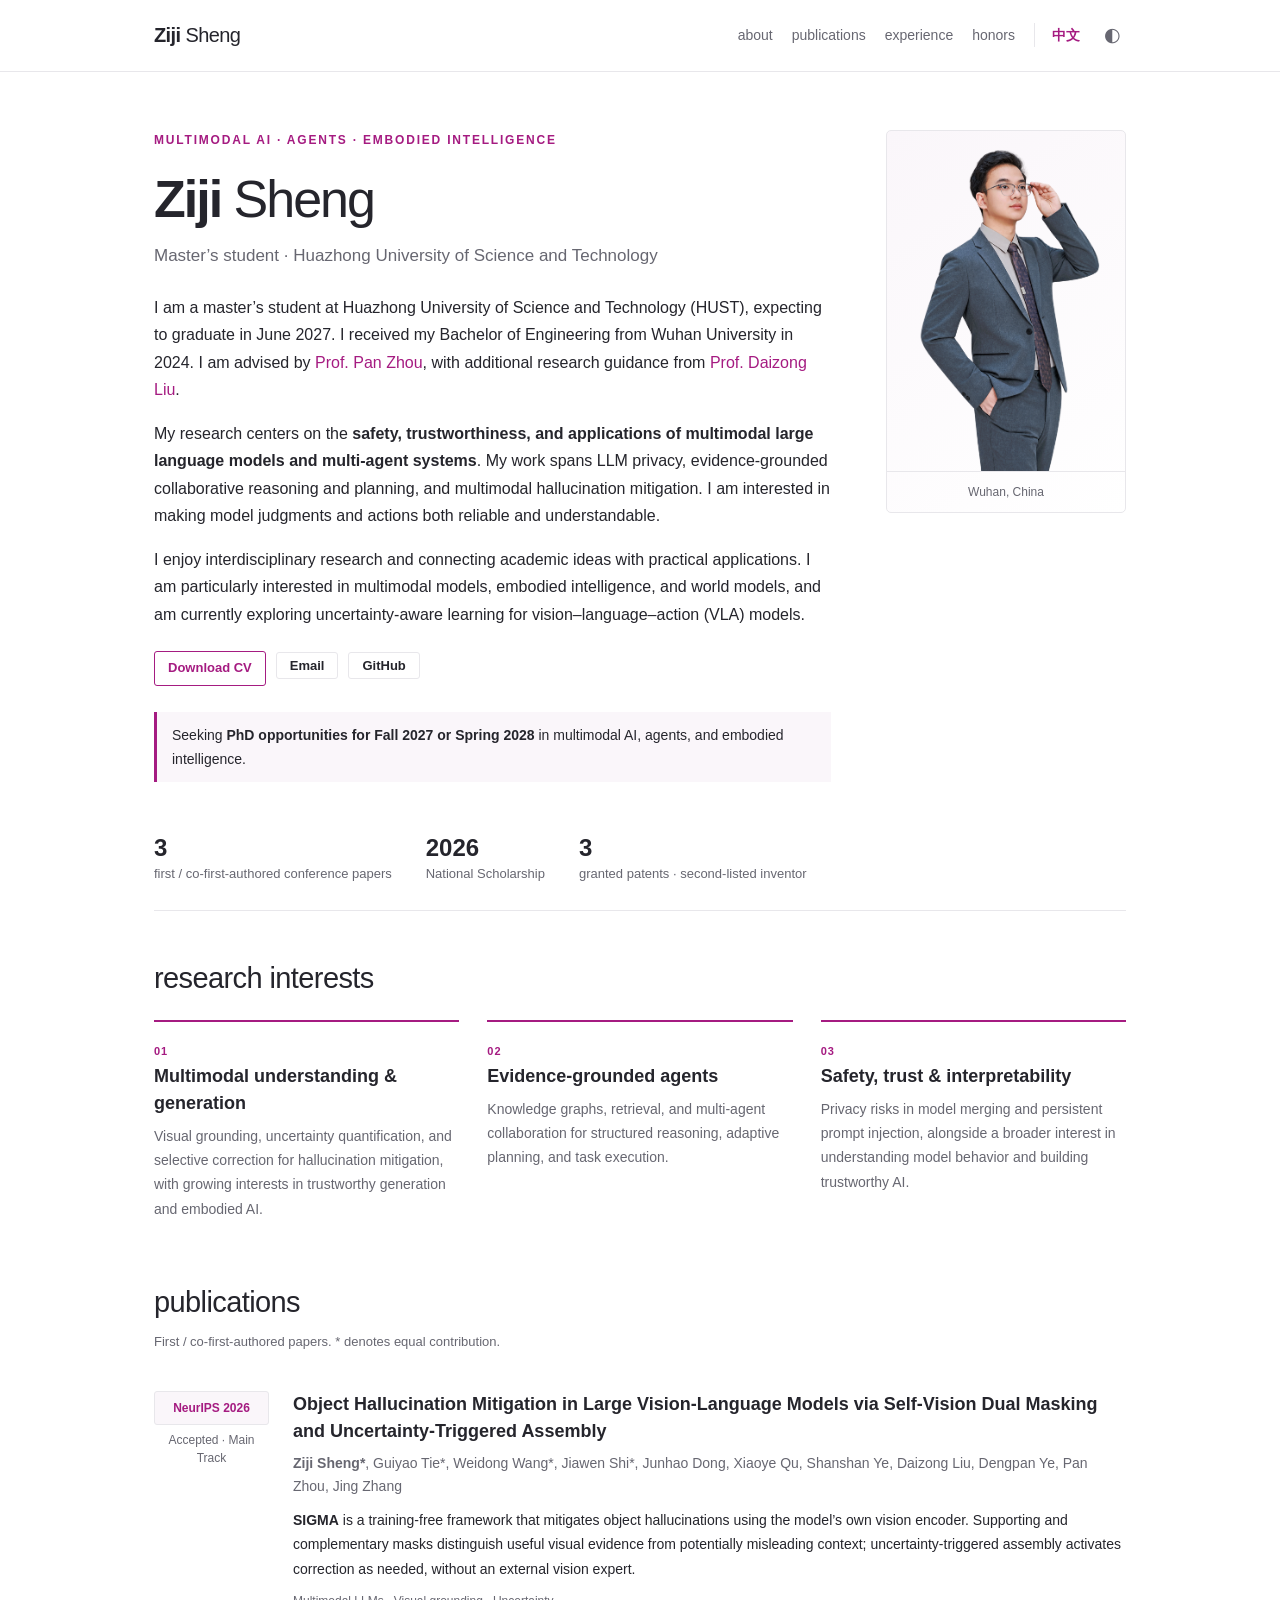
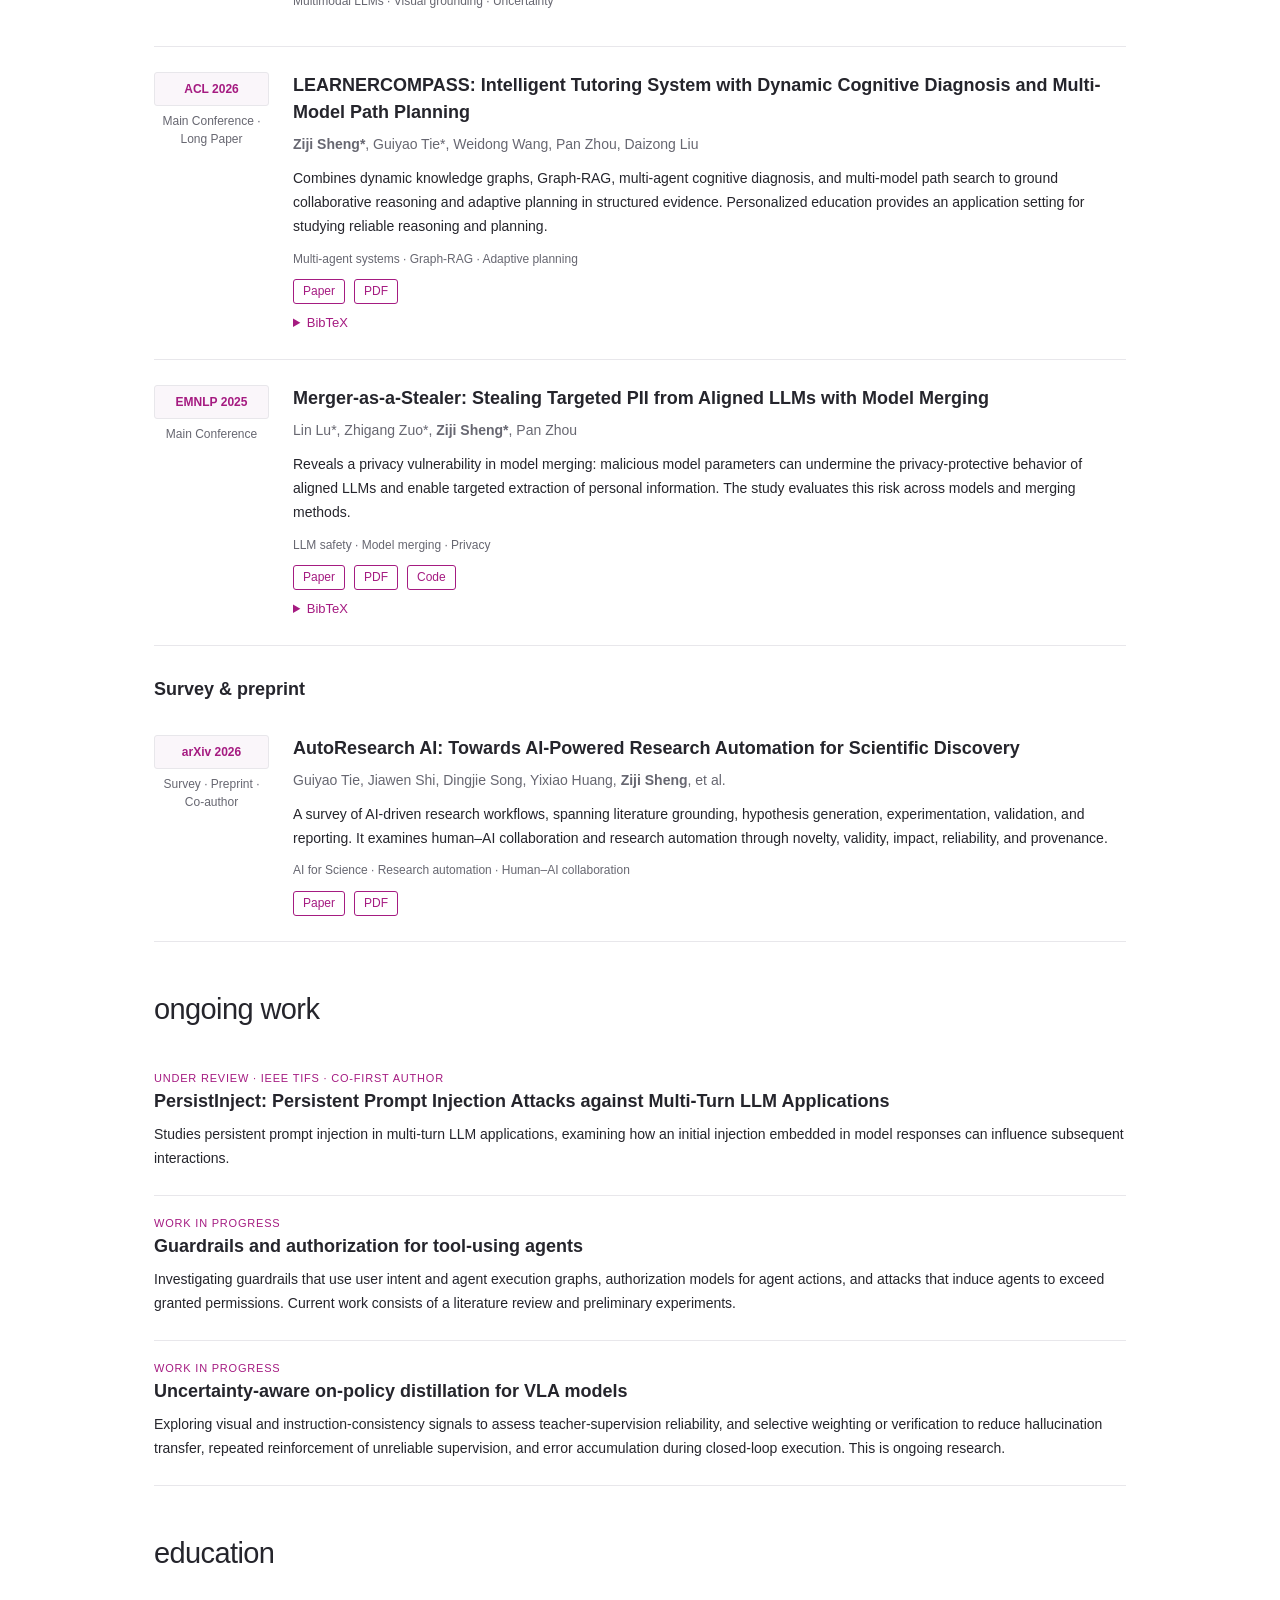
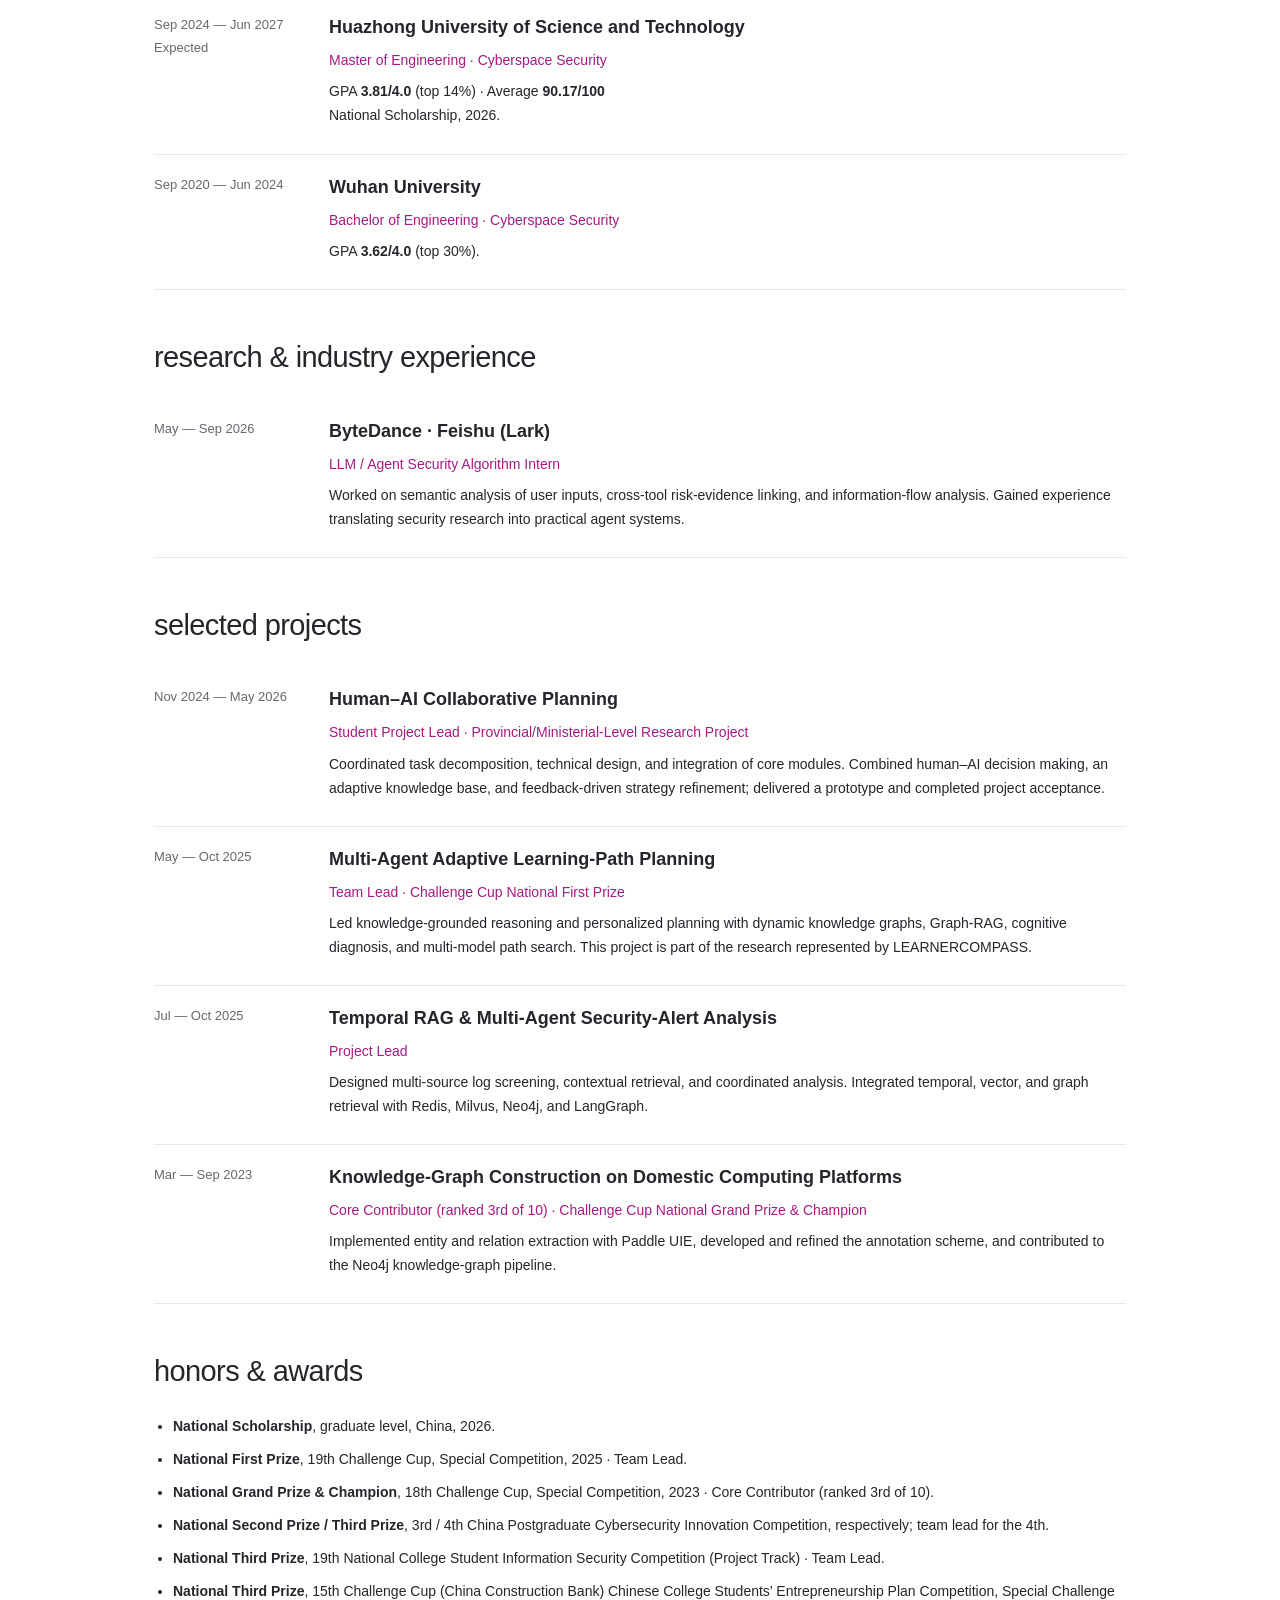
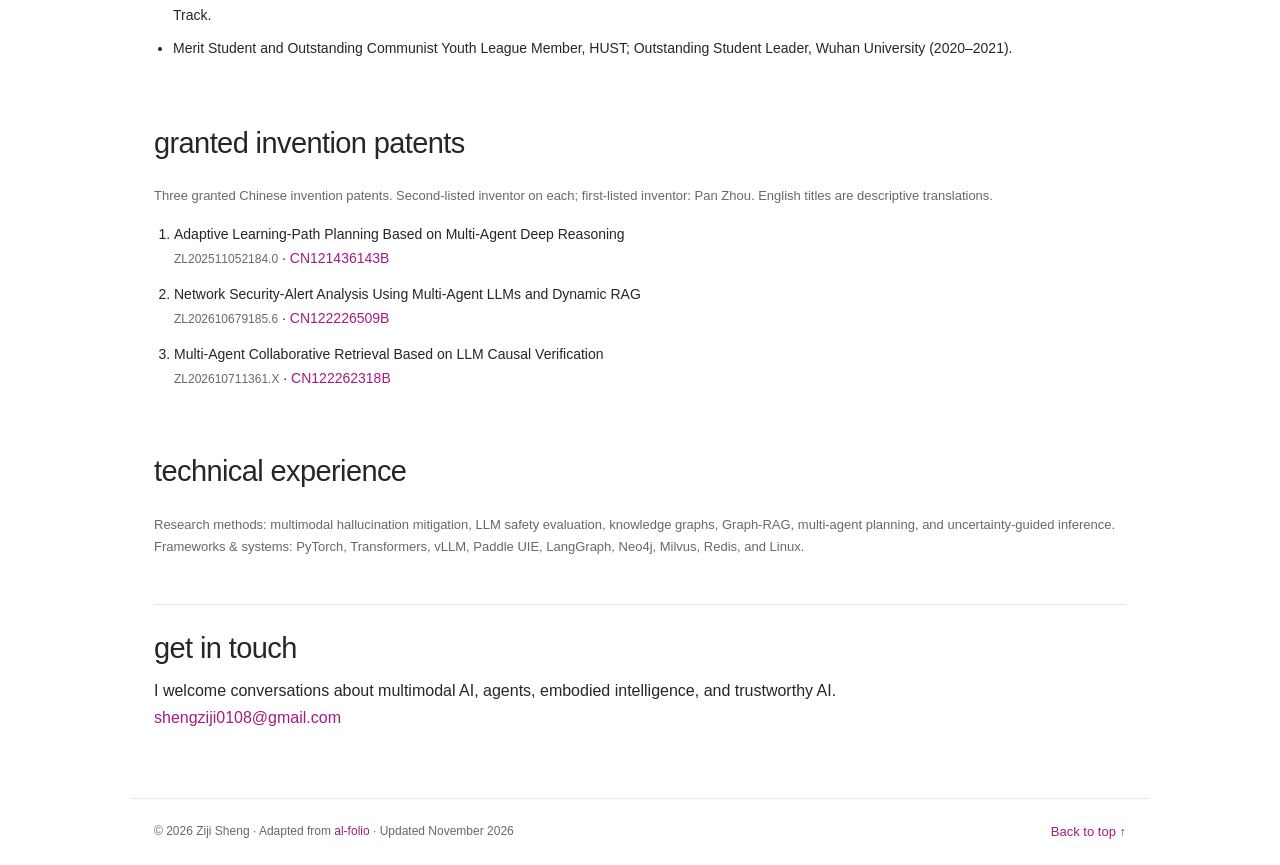
<file: index.html>
<!DOCTYPE html>
<html lang="en"><head><meta charset="utf-8"><meta name="viewport" content="width=device-width,initial-scale=1"><meta name="description" content="Ziji Sheng — multimodal AI, multi-agent systems, trustworthy AI, and embodied intelligence. HUST master’s student seeking PhD opportunities for Fall 2027 or Spring 2028."><meta name="theme-color" content="#a51b81"><title>Ziji Sheng | Academic Website</title><link rel="icon" href="favicon.svg" type="image/svg+xml"><link rel="stylesheet" href="site.css"></head><body class="en"><header><nav aria-label="Main navigation"><a class="brand" href="#about"><strong>Ziji</strong> Sheng</a><div class="nav-links"><a href="#about">about</a><a href="#publications">publications</a><a href="#experience">experience</a><a href="#honors">honors</a><a class="language" href="zh.html" lang="zh">中文</a><button class="theme" type="button" aria-label="Toggle dark theme" aria-pressed="false">◐</button></div></nav></header><main><section class="hero" id="about"><div><div class="eyebrow">Multimodal AI · Agents · Embodied Intelligence</div><h1><strong>Ziji</strong> Sheng</h1><div class="subtitle">Master’s student · Huazhong University of Science and Technology</div><p>I am a master’s student at Huazhong University of Science and Technology (HUST), expecting to graduate in June 2027. I received my Bachelor of Engineering from Wuhan University in 2024. I am advised by <a href="https://scholar.google.com/citations?user=cTpFPJgAAAAJ&amp;hl=en&amp;oi=ao">Prof. Pan Zhou</a>, with additional research guidance from <a href="https://scholar.google.com/citations?user=lUw7tVIAAAAJ&amp;hl=en&amp;oi=ao">Prof. Daizong Liu</a>.</p><p>My research centers on the <strong>safety, trustworthiness, and applications of multimodal large language models and multi-agent systems</strong>. My work spans LLM privacy, evidence-grounded collaborative reasoning and planning, and multimodal hallucination mitigation. I am interested in making model judgments and actions both reliable and understandable.</p><p>I enjoy interdisciplinary research and connecting academic ideas with practical applications. I am particularly interested in multimodal models, embodied intelligence, and world models, and am currently exploring uncertainty-aware learning for vision–language–action (VLA) models.</p><div class="actions"><a class="button primary" href="Ziji_Sheng_CV_English.pdf?v=20261109" download="Ziji_Sheng_CV_English.pdf">Download CV</a><a href="mailto:shengziji0108@gmail.com"><span class="button">Email</span></a><a href="https://github.com/sziji"><span class="button">GitHub</span></a></div><div class="availability">Seeking <strong>PhD opportunities for Fall 2027 or Spring 2028</strong> in multimodal AI, agents, and embodied intelligence.</div></div><figure class="portrait"><img src="portrait.png" alt="Portrait of Ziji Sheng" width="240" height="330"><figcaption>Wuhan, China</figcaption></figure></section><div class="facts"><div class="fact"><b>3</b>first / co-first-authored conference papers</div><div class="fact"><b>2026</b>National Scholarship</div><div class="fact"><b>3</b>granted patents · second-listed inventor</div></div><section class="section" id="research"><h2>research interests</h2><div class="research-grid"><article><span class="number">01</span><h3>Multimodal understanding & generation</h3><p>Visual grounding, uncertainty quantification, and selective correction for hallucination mitigation, with growing interests in trustworthy generation and embodied AI.</p></article><article><span class="number">02</span><h3>Evidence-grounded agents</h3><p>Knowledge graphs, retrieval, and multi-agent collaboration for structured reasoning, adaptive planning, and task execution.</p></article><article><span class="number">03</span><h3>Safety, trust & interpretability</h3><p>Privacy risks in model merging and persistent prompt injection, alongside a broader interest in understanding model behavior and building trustworthy AI.</p></article></div></section><section class="section" id="publications"><h2>publications</h2><p class="papers-note">First / co-first-authored papers. * denotes equal contribution.</p><article class="paper"><div class="venue"><strong>NeurIPS 2026</strong><span>Accepted · Main Track</span></div><div><h3>Object Hallucination Mitigation in Large Vision-Language Models via Self-Vision Dual Masking and Uncertainty-Triggered Assembly</h3><p class="authors"><strong>Ziji Sheng*</strong>, Guiyao Tie*, Weidong Wang*, Jiawen Shi*, Junhao Dong, Xiaoye Qu, Shanshan Ye, Daizong Liu, Dengpan Ye, Pan Zhou, Jing Zhang</p><p><strong>SIGMA</strong> is a training-free framework that mitigates object hallucinations using the model’s own vision encoder. Supporting and complementary masks distinguish useful visual evidence from potentially misleading context; uncertainty-triggered assembly activates correction as needed, without an external vision expert.</p><div class="tags">Multimodal LLMs · Visual grounding · Uncertainty</div><div class="paper-links"></div></div></article><article class="paper"><div class="venue"><strong>ACL 2026</strong><span>Main Conference · Long Paper</span></div><div><h3>LEARNERCOMPASS: Intelligent Tutoring System with Dynamic Cognitive Diagnosis and Multi-Model Path Planning</h3><p class="authors"><strong>Ziji Sheng*</strong>, Guiyao Tie*, Weidong Wang, Pan Zhou, Daizong Liu</p><p>Combines dynamic knowledge graphs, Graph-RAG, multi-agent cognitive diagnosis, and multi-model path search to ground collaborative reasoning and adaptive planning in structured evidence. Personalized education provides an application setting for studying reliable reasoning and planning.</p><div class="tags">Multi-agent systems · Graph-RAG · Adaptive planning</div><div class="paper-links"><a href="https://aclanthology.org/2026.acl-long.408/">Paper</a><a href="https://aclanthology.org/2026.acl-long.408.pdf">PDF</a></div><details><summary>BibTeX</summary><pre style="white-space:pre-wrap;overflow-wrap:anywhere">@inproceedings{sheng2026learnercompass,
  title={LEARNERCOMPASS: Intelligent Tutoring System with Dynamic Cognitive Diagnosis and Multi-Model Path Planning},
  author={Sheng, Ziji and Tie, Guiyao and Wang, Weidong and Zhou, Pan and Liu, Daizong},
  booktitle={Proceedings of the 64th Annual Meeting of the Association for Computational Linguistics (Volume 1: Long Papers)},
  pages={9016--9042},
  year={2026},
  url={https://aclanthology.org/2026.acl-long.408/}
}</pre></details></div></article><article class="paper"><div class="venue"><strong>EMNLP 2025</strong><span>Main Conference</span></div><div><h3>Merger-as-a-Stealer: Stealing Targeted PII from Aligned LLMs with Model Merging</h3><p class="authors">Lin Lu*, Zhigang Zuo*, <strong>Ziji Sheng*</strong>, Pan Zhou</p><p>Reveals a privacy vulnerability in model merging: malicious model parameters can undermine the privacy-protective behavior of aligned LLMs and enable targeted extraction of personal information. The study evaluates this risk across models and merging methods.</p><div class="tags">LLM safety · Model merging · Privacy</div><div class="paper-links"><a href="https://aclanthology.org/2025.emnlp-main.295/">Paper</a><a href="https://aclanthology.org/2025.emnlp-main.295.pdf">PDF</a><a href="https://github.com/sziji/Merger-as-a-Stealer">Code</a></div><details><summary>BibTeX</summary><pre style="white-space:pre-wrap;overflow-wrap:anywhere">@inproceedings{lu2025merger,
  title={Merger-as-a-Stealer: Stealing Targeted PII from Aligned LLMs with Model Merging},
  author={Lu, Lin and Zuo, Zhigang and Sheng, Ziji and Zhou, Pan},
  booktitle={Proceedings of the 2025 Conference on Empirical Methods in Natural Language Processing},
  pages={5806--5825},
  year={2025},
  url={https://aclanthology.org/2025.emnlp-main.295/}
}</pre></details></div></article><h3 style="margin-top:30px">Survey & preprint</h3><article class="paper"><div class="venue"><strong>arXiv 2026</strong><span>Survey · Preprint · Co-author</span></div><div><h3>AutoResearch AI: Towards AI-Powered Research Automation for Scientific Discovery</h3><p class="authors">Guiyao Tie, Jiawen Shi, Dingjie Song, Yixiao Huang, <strong>Ziji Sheng</strong>, et al.</p><p>A survey of AI-driven research workflows, spanning literature grounding, hypothesis generation, experimentation, validation, and reporting. It examines human–AI collaboration and research automation through novelty, validity, impact, reliability, and provenance.</p><div class="tags">AI for Science · Research automation · Human–AI collaboration</div><div class="paper-links"><a href="https://arxiv.org/abs/2605.23204">Paper</a><a href="https://arxiv.org/pdf/2605.23204">PDF</a></div></div></article></section><section class="section" id="ongoing"><h2>ongoing work</h2><article class="work"><div class="status">Under review · IEEE TIFS · Co-first author</div><h3>PersistInject: Persistent Prompt Injection Attacks against Multi-Turn LLM Applications</h3><p>Studies persistent prompt injection in multi-turn LLM applications, examining how an initial injection embedded in model responses can influence subsequent interactions.</p></article><article class="work"><div class="status">Work in progress</div><h3>Guardrails and authorization for tool-using agents</h3><p>Investigating guardrails that use user intent and agent execution graphs, authorization models for agent actions, and attacks that induce agents to exceed granted permissions. Current work consists of a literature review and preliminary experiments.</p></article><article class="work"><div class="status">Work in progress</div><h3>Uncertainty-aware on-policy distillation for VLA models</h3><p>Exploring visual and instruction-consistency signals to assess teacher-supervision reliability, and selective weighting or verification to reduce hallucination transfer, repeated reinforcement of unreliable supervision, and error accumulation during closed-loop execution. This is ongoing research.</p></article></section><section class="section" id="education"><h2>education</h2><article class="row"><div class="date">Sep 2024 — Jun 2027<br>Expected</div><div><h3>Huazhong University of Science and Technology</h3><p class="role">Master of Engineering · Cyberspace Security</p><p>GPA <strong>3.81/4.0</strong> (top 14%) · Average <strong>90.17/100</strong><br>National Scholarship, 2026.</p></div></article><article class="row"><div class="date">Sep 2020 — Jun 2024</div><div><h3>Wuhan University</h3><p class="role">Bachelor of Engineering · Cyberspace Security</p><p>GPA <strong>3.62/4.0</strong> (top 30%).</p></div></article></section><section class="section" id="experience"><h2>research & industry experience</h2><article class="row"><div class="date">May — Sep 2026</div><div><h3>ByteDance · Feishu (Lark)</h3><p class="role">LLM / Agent Security Algorithm Intern</p><p>Worked on semantic analysis of user inputs, cross-tool risk-evidence linking, and information-flow analysis. Gained experience translating security research into practical agent systems.</p></div></article></section><section class="section" id="projects"><h2>selected projects</h2><article class="row"><div class="date">Nov 2024 — May 2026</div><div><h3>Human–AI Collaborative Planning</h3><p class="role">Student Project Lead · Provincial/Ministerial-Level Research Project</p><p>Coordinated task decomposition, technical design, and integration of core modules. Combined human–AI decision making, an adaptive knowledge base, and feedback-driven strategy refinement; delivered a prototype and completed project acceptance.</p></div></article><article class="row"><div class="date">May — Oct 2025</div><div><h3>Multi-Agent Adaptive Learning-Path Planning</h3><p class="role">Team Lead · Challenge Cup National First Prize</p><p>Led knowledge-grounded reasoning and personalized planning with dynamic knowledge graphs, Graph-RAG, cognitive diagnosis, and multi-model path search. This project is part of the research represented by LEARNERCOMPASS.</p></div></article><article class="row"><div class="date">Jul — Oct 2025</div><div><h3>Temporal RAG & Multi-Agent Security-Alert Analysis</h3><p class="role">Project Lead</p><p>Designed multi-source log screening, contextual retrieval, and coordinated analysis. Integrated temporal, vector, and graph retrieval with Redis, Milvus, Neo4j, and LangGraph.</p></div></article><article class="row"><div class="date">Mar — Sep 2023</div><div><h3>Knowledge-Graph Construction on Domestic Computing Platforms</h3><p class="role">Core Contributor (ranked 3rd of 10) · Challenge Cup National Grand Prize &amp; Champion</p><p>Implemented entity and relation extraction with Paddle UIE, developed and refined the annotation scheme, and contributed to the Neo4j knowledge-graph pipeline.</p></div></article></section><section class="section" id="honors"><h2>honors & awards</h2><ul class="honors"><li><strong>National Scholarship</strong>, graduate level, China, 2026.</li><li><strong>National First Prize</strong>, 19th Challenge Cup, Special Competition, 2025 · Team Lead.</li><li><strong>National Grand Prize & Champion</strong>, 18th Challenge Cup, Special Competition, 2023 · Core Contributor (ranked 3rd of 10).</li><li><strong>National Second Prize / Third Prize</strong>, 3rd / 4th China Postgraduate Cybersecurity Innovation Competition, respectively; team lead for the 4th.</li><li><strong>National Third Prize</strong>, 19th National College Student Information Security Competition (Project Track) · Team Lead.</li><li><strong>National Third Prize</strong>, 15th Challenge Cup (China Construction Bank) Chinese College Students’ Entrepreneurship Plan Competition, Special Challenge Track.</li><li>Merit Student and Outstanding Communist Youth League Member, HUST; Outstanding Student Leader, Wuhan University (2020–2021).</li></ul></section><section class="section" id="patents"><h2>granted invention patents</h2><p class="small">Three granted Chinese invention patents. Second-listed inventor on each; first-listed inventor: Pan Zhou. English titles are descriptive translations.</p><ol class="patents"><li>Adaptive Learning-Path Planning Based on Multi-Agent Deep Reasoning<br><code>ZL202511052184.0</code> · <a href="https://eureka.patsnap.com/patent/CN121436143B">CN121436143B</a></li><li>Network Security-Alert Analysis Using Multi-Agent LLMs and Dynamic RAG<br><code>ZL202610679185.6</code> · <a href="https://patents.google.com/patent/CN122226509B/zh">CN122226509B</a></li><li>Multi-Agent Collaborative Retrieval Based on LLM Causal Verification<br><code>ZL202610711361.X</code> · <a href="https://patents.google.com/patent/CN122262318B/en">CN122262318B</a></li></ol></section><section class="section" id="skills"><h2>technical experience</h2><p class="small">Research methods: multimodal hallucination mitigation, LLM safety evaluation, knowledge graphs, Graph-RAG, multi-agent planning, and uncertainty-guided inference.<br>Frameworks & systems: PyTorch, Transformers, vLLM, Paddle UIE, LangGraph, Neo4j, Milvus, Redis, and Linux.</p></section><section class="contact-box" id="contact"><h2>get in touch</h2><p>I welcome conversations about multimodal AI, agents, embodied intelligence, and trustworthy AI.<br><a href="mailto:shengziji0108@gmail.com">shengziji0108@gmail.com</a></p></section></main><footer><span>© 2026 Ziji Sheng · Adapted from <a href="https://github.com/alshedivat/al-folio">al-folio</a> · Updated November 2026</span><a class="backtop" href="#about">Back to top ↑</a></footer><script src="site.js"></script></body></html>
</file>
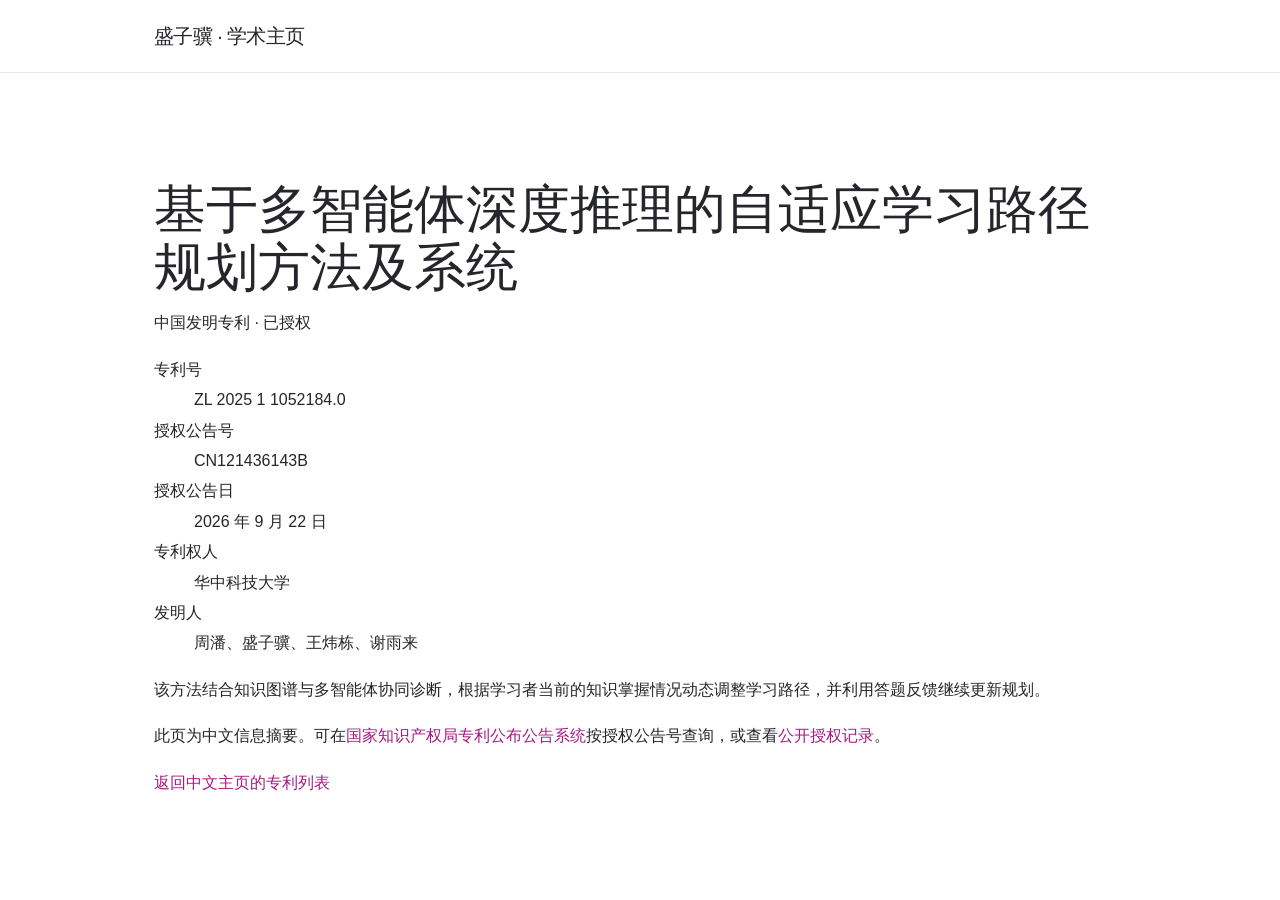
<file: patent-cn121436143b.html>
<!doctype html>
<html lang="zh-CN">
<head>
  <meta charset="utf-8">
  <meta name="viewport" content="width=device-width,initial-scale=1">
  <title>CN121436143B · 专利信息 · 盛子骥</title>
  <link rel="icon" href="favicon.svg" type="image/svg+xml">
  <link rel="stylesheet" href="site.css">
</head>
<body class="zh">
  <header><nav aria-label="页面导航"><a class="brand" href="zh.html#patents">盛子骥 · 学术主页</a></nav></header>
  <main>
    <section class="section" aria-labelledby="patent-title">
      <h1 id="patent-title">基于多智能体深度推理的自适应学习路径规划方法及系统</h1>
      <p>中国发明专利 · 已授权</p>
      <dl>
        <dt>专利号</dt><dd>ZL 2025 1 1052184.0</dd>
        <dt>授权公告号</dt><dd>CN121436143B</dd>
        <dt>授权公告日</dt><dd>2026 年 9 月 22 日</dd>
        <dt>专利权人</dt><dd>华中科技大学</dd>
        <dt>发明人</dt><dd>周潘、盛子骥、王炜栋、谢雨来</dd>
      </dl>
      <p>该方法结合知识图谱与多智能体协同诊断，根据学习者当前的知识掌握情况动态调整学习路径，并利用答题反馈继续更新规划。</p>
      <p>此页为中文信息摘要。可在<a href="https://epub.cnipa.gov.cn/">国家知识产权局专利公布公告系统</a>按授权公告号查询，或查看<a href="https://eureka.patsnap.com/patent/CN121436143B">公开授权记录</a>。</p>
      <p><a href="zh.html#patents">返回中文主页的专利列表</a></p>
    </section>
  </main>
</body>
</html>
</file>
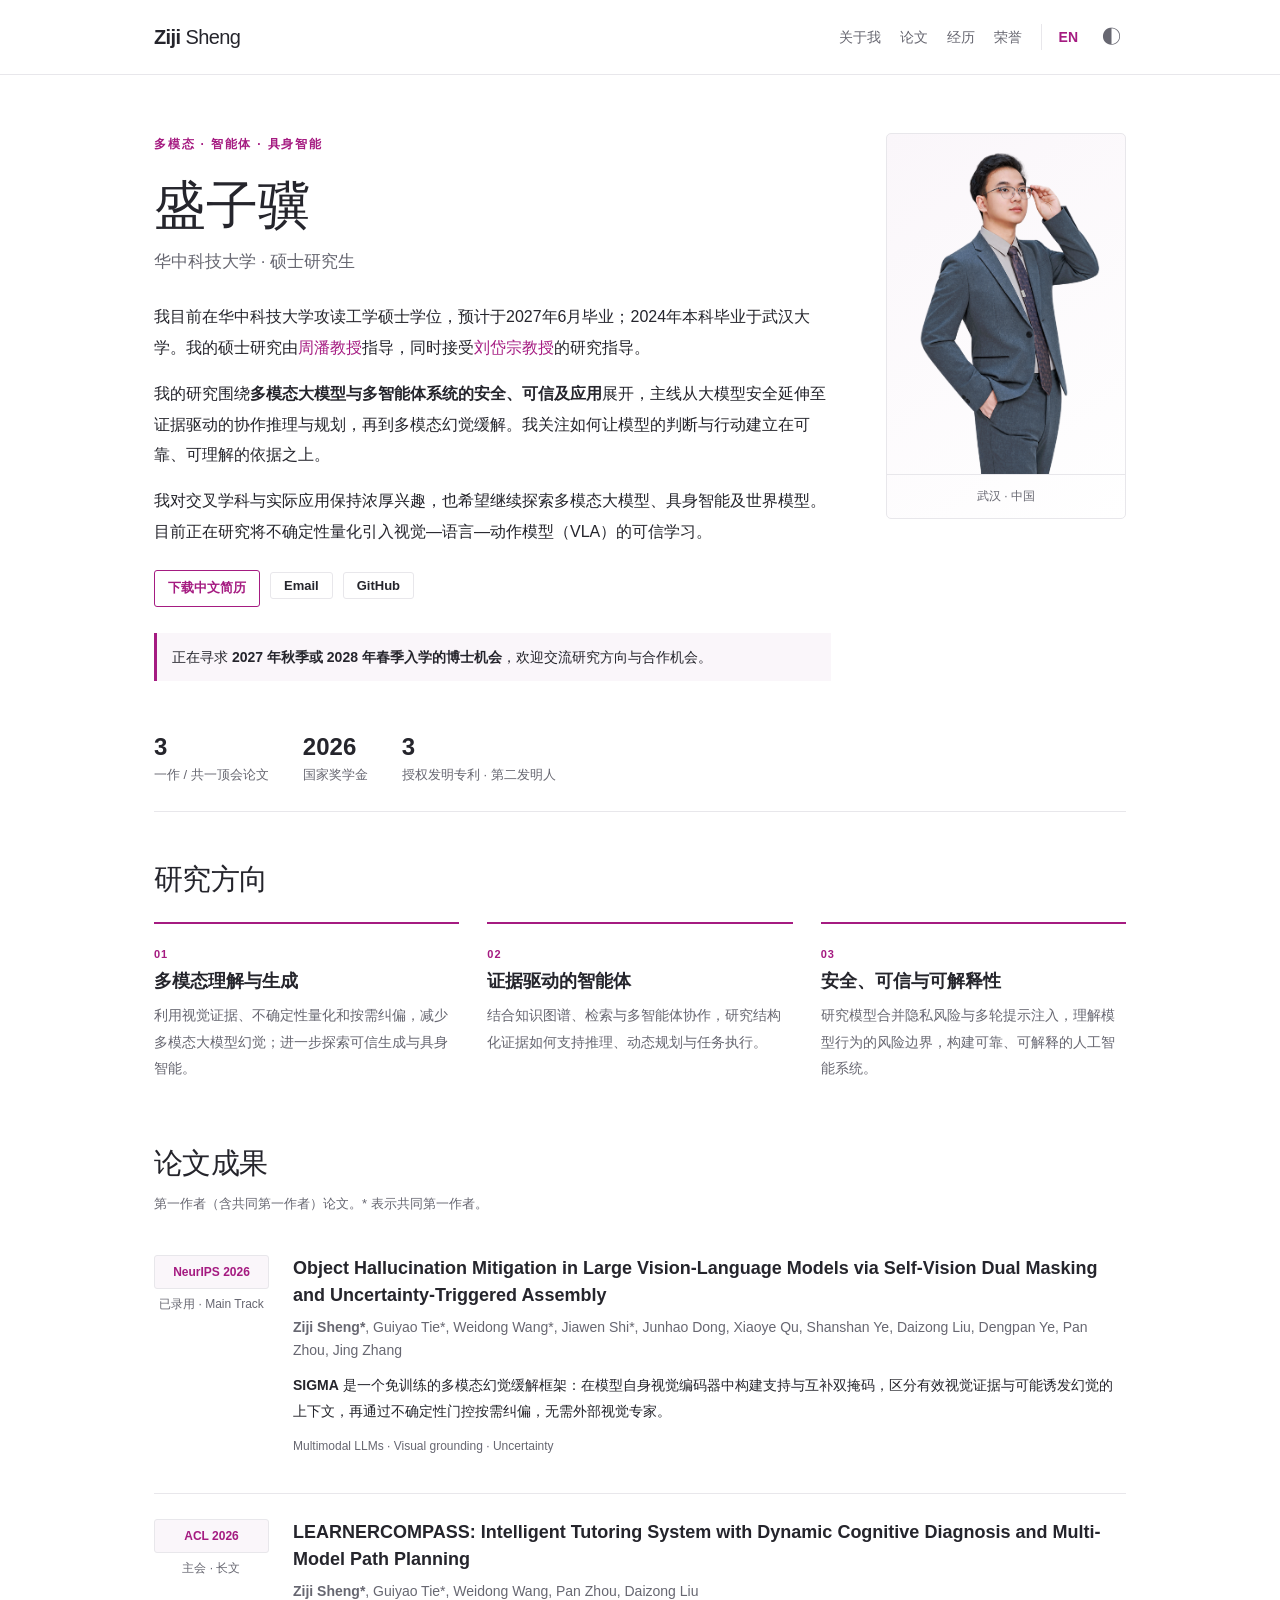
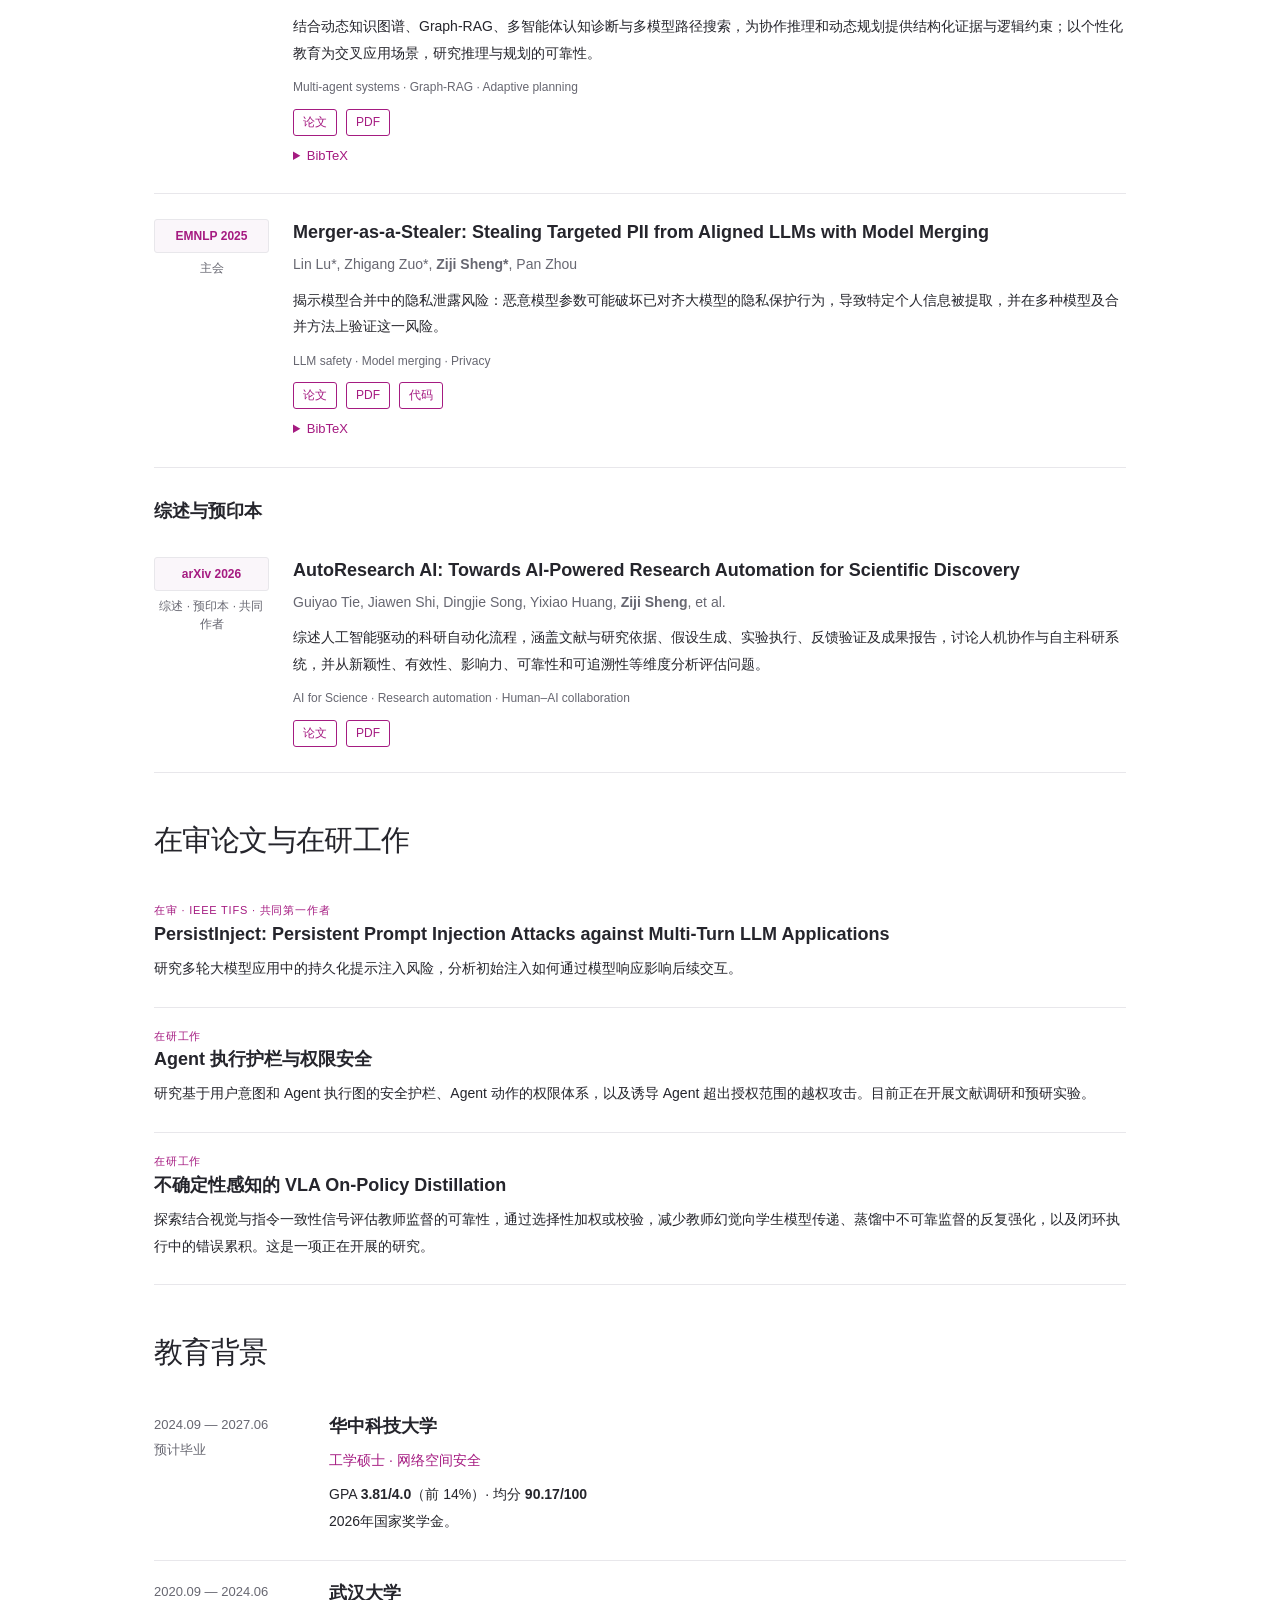
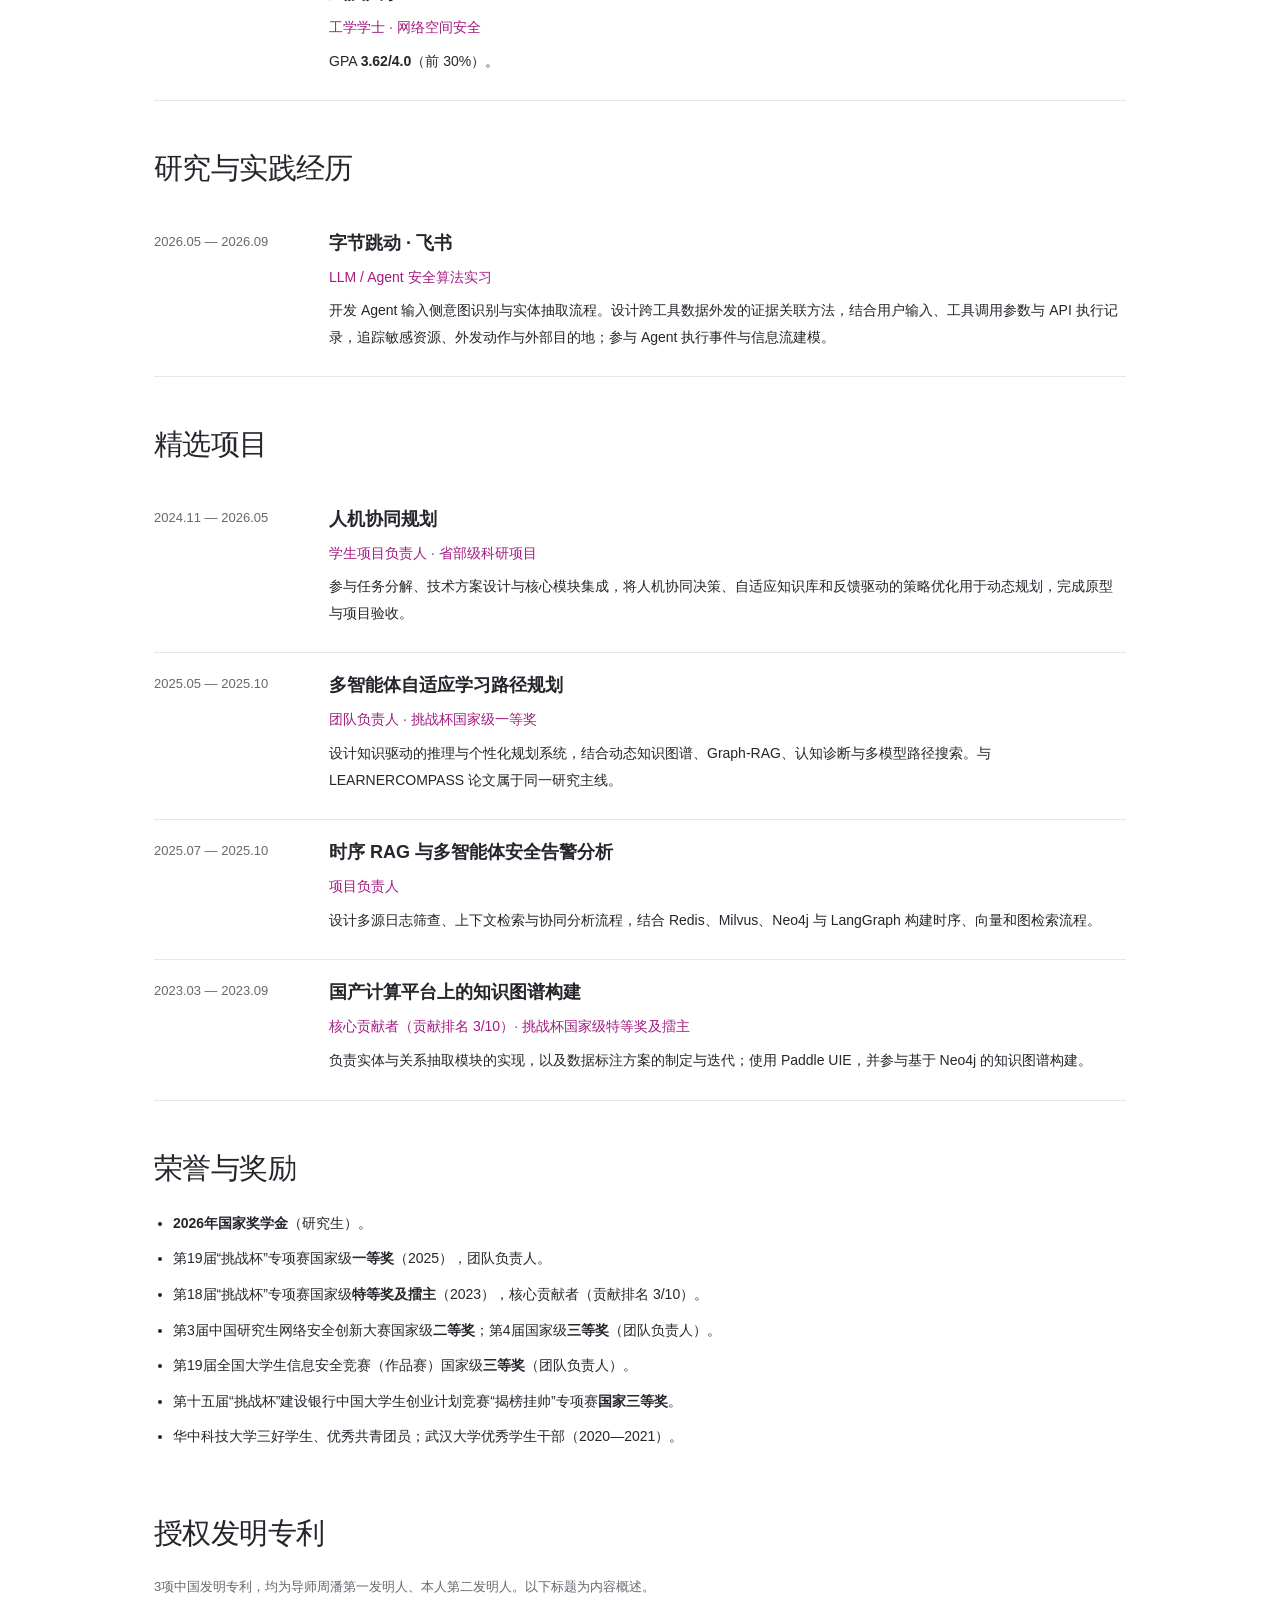
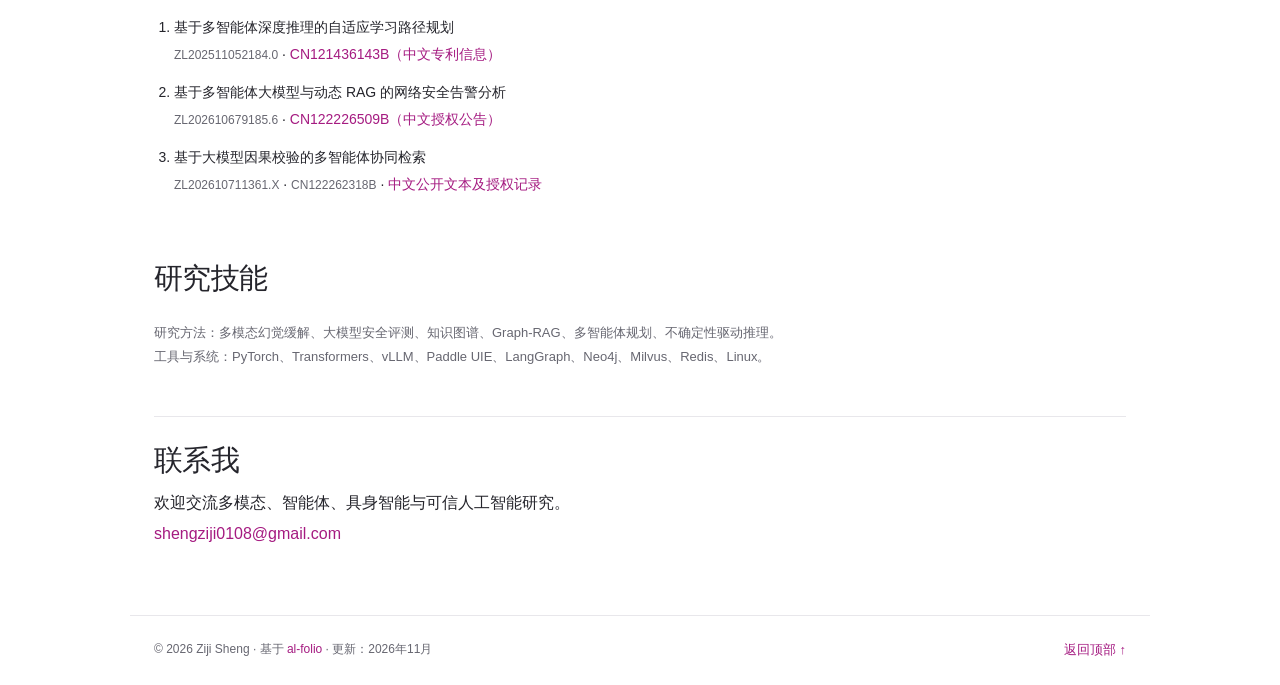
<file: zh.html>
<!DOCTYPE html>
<html lang="zh-CN"><head><meta charset="utf-8"><meta name="viewport" content="width=device-width,initial-scale=1"><meta name="description" content="盛子骥，华中科技大学硕士生，研究大模型与智能体安全、知识图谱和多模态可靠性，寻求 2027 年秋季或 2028 年春季入学的博士机会。"><meta name="theme-color" content="#a51b81"><title>盛子骥 | 学术主页</title><link rel="icon" href="favicon.svg" type="image/svg+xml"><link rel="stylesheet" href="site.css"></head><body class="zh"><header><nav aria-label="主导航"><a class="brand" href="#about"><strong>Ziji</strong> Sheng</a><div class="nav-links"><a href="#about">关于我</a><a href="#publications">论文</a><a href="#experience">经历</a><a href="#honors">荣誉</a><a class="language" href="index.html" lang="en">EN</a><button class="theme" type="button" aria-label="切换深浅主题" aria-pressed="false">◐</button></div></nav></header><main><section class="hero" id="about"><div><div class="eyebrow">多模态 · 智能体 · 具身智能</div><h1>盛子骥</h1><div class="subtitle">华中科技大学 · 硕士研究生</div><p>我目前在华中科技大学攻读工学硕士学位，预计于2027年6月毕业；2024年本科毕业于武汉大学。我的硕士研究由<a href="https://scholar.google.com/citations?user=cTpFPJgAAAAJ&amp;hl=en&amp;oi=ao">周潘教授</a>指导，同时接受<a href="https://scholar.google.com/citations?user=lUw7tVIAAAAJ&amp;hl=en&amp;oi=ao">刘岱宗教授</a>的研究指导。</p><p>我的研究围绕<strong>多模态大模型与多智能体系统的安全、可信及应用</strong>展开，主线从大模型安全延伸至证据驱动的协作推理与规划，再到多模态幻觉缓解。我关注如何让模型的判断与行动建立在可靠、可理解的依据之上。</p><p>我对交叉学科与实际应用保持浓厚兴趣，也希望继续探索多模态大模型、具身智能及世界模型。目前正在研究将不确定性量化引入视觉—语言—动作模型（VLA）的可信学习。</p><div class="actions"><a class="button primary" href="Ziji_Sheng_CV_Chinese.pdf?v=20261109" download="Ziji_Sheng_CV_Chinese.pdf">下载中文简历</a><a href="mailto:shengziji0108@gmail.com"><span class="button">Email</span></a><a href="https://github.com/sziji"><span class="button">GitHub</span></a></div><div class="availability">正在寻求 <strong>2027 年秋季或 2028 年春季入学的博士机会</strong>，欢迎交流研究方向与合作机会。</div></div><figure class="portrait"><img src="portrait.png" alt="盛子骥个人照片" width="240" height="330"><figcaption>武汉 · 中国</figcaption></figure></section><div class="facts"><div class="fact"><b>3</b>一作 / 共一顶会论文</div><div class="fact"><b>2026</b>国家奖学金</div><div class="fact"><b>3</b>授权发明专利 · 第二发明人</div></div><section class="section" id="research"><h2>研究方向</h2><div class="research-grid"><article><span class="number">01</span><h3>多模态理解与生成</h3><p>利用视觉证据、不确定性量化和按需纠偏，减少多模态大模型幻觉；进一步探索可信生成与具身智能。</p></article><article><span class="number">02</span><h3>证据驱动的智能体</h3><p>结合知识图谱、检索与多智能体协作，研究结构化证据如何支持推理、动态规划与任务执行。</p></article><article><span class="number">03</span><h3>安全、可信与可解释性</h3><p>研究模型合并隐私风险与多轮提示注入，理解模型行为的风险边界，构建可靠、可解释的人工智能系统。</p></article></div></section><section class="section" id="publications"><h2>论文成果</h2><p class="papers-note">第一作者（含共同第一作者）论文。* 表示共同第一作者。</p><article class="paper"><div class="venue"><strong>NeurIPS 2026</strong><span>已录用 · Main Track</span></div><div><h3>Object Hallucination Mitigation in Large Vision-Language Models via Self-Vision Dual Masking and Uncertainty-Triggered Assembly</h3><p class="authors"><strong>Ziji Sheng*</strong>, Guiyao Tie*, Weidong Wang*, Jiawen Shi*, Junhao Dong, Xiaoye Qu, Shanshan Ye, Daizong Liu, Dengpan Ye, Pan Zhou, Jing Zhang</p><p><strong>SIGMA</strong> 是一个免训练的多模态幻觉缓解框架：在模型自身视觉编码器中构建支持与互补双掩码，区分有效视觉证据与可能诱发幻觉的上下文，再通过不确定性门控按需纠偏，无需外部视觉专家。</p><div class="tags">Multimodal LLMs · Visual grounding · Uncertainty</div><div class="paper-links"></div></div></article><article class="paper"><div class="venue"><strong>ACL 2026</strong><span>主会 · 长文</span></div><div><h3>LEARNERCOMPASS: Intelligent Tutoring System with Dynamic Cognitive Diagnosis and Multi-Model Path Planning</h3><p class="authors"><strong>Ziji Sheng*</strong>, Guiyao Tie*, Weidong Wang, Pan Zhou, Daizong Liu</p><p>结合动态知识图谱、Graph-RAG、多智能体认知诊断与多模型路径搜索，为协作推理和动态规划提供结构化证据与逻辑约束；以个性化教育为交叉应用场景，研究推理与规划的可靠性。</p><div class="tags">Multi-agent systems · Graph-RAG · Adaptive planning</div><div class="paper-links"><a href="https://aclanthology.org/2026.acl-long.408/">论文</a><a href="https://aclanthology.org/2026.acl-long.408.pdf">PDF</a></div><details><summary>BibTeX</summary><pre style="white-space:pre-wrap;overflow-wrap:anywhere">@inproceedings{sheng2026learnercompass,
  title={LEARNERCOMPASS: Intelligent Tutoring System with Dynamic Cognitive Diagnosis and Multi-Model Path Planning},
  author={Sheng, Ziji and Tie, Guiyao and Wang, Weidong and Zhou, Pan and Liu, Daizong},
  booktitle={Proceedings of the 64th Annual Meeting of the Association for Computational Linguistics (Volume 1: Long Papers)},
  pages={9016--9042},
  year={2026},
  url={https://aclanthology.org/2026.acl-long.408/}
}</pre></details></div></article><article class="paper"><div class="venue"><strong>EMNLP 2025</strong><span>主会</span></div><div><h3>Merger-as-a-Stealer: Stealing Targeted PII from Aligned LLMs with Model Merging</h3><p class="authors">Lin Lu*, Zhigang Zuo*, <strong>Ziji Sheng*</strong>, Pan Zhou</p><p>揭示模型合并中的隐私泄露风险：恶意模型参数可能破坏已对齐大模型的隐私保护行为，导致特定个人信息被提取，并在多种模型及合并方法上验证这一风险。</p><div class="tags">LLM safety · Model merging · Privacy</div><div class="paper-links"><a href="https://aclanthology.org/2025.emnlp-main.295/">论文</a><a href="https://aclanthology.org/2025.emnlp-main.295.pdf">PDF</a><a href="https://github.com/sziji/Merger-as-a-Stealer">代码</a></div><details><summary>BibTeX</summary><pre style="white-space:pre-wrap;overflow-wrap:anywhere">@inproceedings{lu2025merger,
  title={Merger-as-a-Stealer: Stealing Targeted PII from Aligned LLMs with Model Merging},
  author={Lu, Lin and Zuo, Zhigang and Sheng, Ziji and Zhou, Pan},
  booktitle={Proceedings of the 2025 Conference on Empirical Methods in Natural Language Processing},
  pages={5806--5825},
  year={2025},
  url={https://aclanthology.org/2025.emnlp-main.295/}
}</pre></details></div></article><h3 style="margin-top:30px">综述与预印本</h3><article class="paper"><div class="venue"><strong>arXiv 2026</strong><span>综述 · 预印本 · 共同作者</span></div><div><h3>AutoResearch AI: Towards AI-Powered Research Automation for Scientific Discovery</h3><p class="authors">Guiyao Tie, Jiawen Shi, Dingjie Song, Yixiao Huang, <strong>Ziji Sheng</strong>, et al.</p><p>综述人工智能驱动的科研自动化流程，涵盖文献与研究依据、假设生成、实验执行、反馈验证及成果报告，讨论人机协作与自主科研系统，并从新颖性、有效性、影响力、可靠性和可追溯性等维度分析评估问题。</p><div class="tags">AI for Science · Research automation · Human–AI collaboration</div><div class="paper-links"><a href="https://arxiv.org/abs/2605.23204">论文</a><a href="https://arxiv.org/pdf/2605.23204">PDF</a></div></div></article></section><section class="section" id="ongoing"><h2>在审论文与在研工作</h2><article class="work"><div class="status">在审 · IEEE TIFS · 共同第一作者</div><h3>PersistInject: Persistent Prompt Injection Attacks against Multi-Turn LLM Applications</h3><p>研究多轮大模型应用中的持久化提示注入风险，分析初始注入如何通过模型响应影响后续交互。</p></article><article class="work"><div class="status">在研工作</div><h3>Agent 执行护栏与权限安全</h3><p>研究基于用户意图和 Agent 执行图的安全护栏、Agent 动作的权限体系，以及诱导 Agent 超出授权范围的越权攻击。目前正在开展文献调研和预研实验。</p></article><article class="work"><div class="status">在研工作</div><h3>不确定性感知的 VLA On-Policy Distillation</h3><p>探索结合视觉与指令一致性信号评估教师监督的可靠性，通过选择性加权或校验，减少教师幻觉向学生模型传递、蒸馏中不可靠监督的反复强化，以及闭环执行中的错误累积。这是一项正在开展的研究。</p></article></section><section class="section" id="education"><h2>教育背景</h2><article class="row"><div class="date">2024.09 — 2027.06<br>预计毕业</div><div><h3>华中科技大学</h3><p class="role">工学硕士 · 网络空间安全</p><p>GPA <strong>3.81/4.0</strong>（前 14%）· 均分 <strong>90.17/100</strong><br>2026年国家奖学金。</p></div></article><article class="row"><div class="date">2020.09 — 2024.06</div><div><h3>武汉大学</h3><p class="role">工学学士 · 网络空间安全</p><p>GPA <strong>3.62/4.0</strong>（前 30%）。</p></div></article></section><section class="section" id="experience"><h2>研究与实践经历</h2><article class="row"><div class="date">2026.05 — 2026.09</div><div><h3>字节跳动 · 飞书</h3><p class="role">LLM / Agent 安全算法实习</p><p>开发 Agent 输入侧意图识别与实体抽取流程。设计跨工具数据外发的证据关联方法，结合用户输入、工具调用参数与 API 执行记录，追踪敏感资源、外发动作与外部目的地；参与 Agent 执行事件与信息流建模。</p></div></article></section><section class="section" id="projects"><h2>精选项目</h2><article class="row"><div class="date">2024.11 — 2026.05</div><div><h3>人机协同规划</h3><p class="role">学生项目负责人 · 省部级科研项目</p><p>参与任务分解、技术方案设计与核心模块集成，将人机协同决策、自适应知识库和反馈驱动的策略优化用于动态规划，完成原型与项目验收。</p></div></article><article class="row"><div class="date">2025.05 — 2025.10</div><div><h3>多智能体自适应学习路径规划</h3><p class="role">团队负责人 · 挑战杯国家级一等奖</p><p>设计知识驱动的推理与个性化规划系统，结合动态知识图谱、Graph-RAG、认知诊断与多模型路径搜索。与 LEARNERCOMPASS 论文属于同一研究主线。</p></div></article><article class="row"><div class="date">2025.07 — 2025.10</div><div><h3>时序 RAG 与多智能体安全告警分析</h3><p class="role">项目负责人</p><p>设计多源日志筛查、上下文检索与协同分析流程，结合 Redis、Milvus、Neo4j 与 LangGraph 构建时序、向量和图检索流程。</p></div></article><article class="row"><div class="date">2023.03 — 2023.09</div><div><h3>国产计算平台上的知识图谱构建</h3><p class="role">核心贡献者（贡献排名 3/10）· 挑战杯国家级特等奖及擂主</p><p>负责实体与关系抽取模块的实现，以及数据标注方案的制定与迭代；使用 Paddle UIE，并参与基于 Neo4j 的知识图谱构建。</p></div></article></section><section class="section" id="honors"><h2>荣誉与奖励</h2><ul class="honors"><li><strong>2026年国家奖学金</strong>（研究生）。</li><li>第19届“挑战杯”专项赛国家级<strong>一等奖</strong>（2025），团队负责人。</li><li>第18届“挑战杯”专项赛国家级<strong>特等奖及擂主</strong>（2023），核心贡献者（贡献排名 3/10）。</li><li>第3届中国研究生网络安全创新大赛国家级<strong>二等奖</strong>；第4届国家级<strong>三等奖</strong>（团队负责人）。</li><li>第19届全国大学生信息安全竞赛（作品赛）国家级<strong>三等奖</strong>（团队负责人）。</li><li>第十五届“挑战杯”建设银行中国大学生创业计划竞赛“揭榜挂帅”专项赛<strong>国家三等奖</strong>。</li><li>华中科技大学三好学生、优秀共青团员；武汉大学优秀学生干部（2020—2021）。</li></ul></section><section class="section" id="patents"><h2>授权发明专利</h2><p class="small">3项中国发明专利，均为导师周潘第一发明人、本人第二发明人。以下标题为内容概述。</p><ol class="patents"><li>基于多智能体深度推理的自适应学习路径规划<br><code>ZL202511052184.0</code> · <a href="patent-cn121436143b.html">CN121436143B（中文专利信息）</a></li><li>基于多智能体大模型与动态 RAG 的网络安全告警分析<br><code>ZL202610679185.6</code> · <a href="https://patents.google.com/patent/CN122226509B/zh">CN122226509B（中文授权公告）</a></li><li>基于大模型因果校验的多智能体协同检索<br><code>ZL202610711361.X</code> · <code>CN122262318B</code> · <a href="https://patents.google.com/patent/CN122262318A/zh">中文公开文本及授权记录</a></li></ol></section><section class="section" id="skills"><h2>研究技能</h2><p class="small">研究方法：多模态幻觉缓解、大模型安全评测、知识图谱、Graph-RAG、多智能体规划、不确定性驱动推理。<br>工具与系统：PyTorch、Transformers、vLLM、Paddle UIE、LangGraph、Neo4j、Milvus、Redis、Linux。</p></section><section class="contact-box" id="contact"><h2>联系我</h2><p>欢迎交流多模态、智能体、具身智能与可信人工智能研究。<br><a href="mailto:shengziji0108@gmail.com">shengziji0108@gmail.com</a></p></section></main><footer><span>© 2026 Ziji Sheng · 基于 <a href="https://github.com/alshedivat/al-folio">al-folio</a> · 更新：2026年11月</span><a class="backtop" href="#about">返回顶部 ↑</a></footer><script src="site.js"></script></body></html>
</file>
<file: site.css>
:root{--bg:#fff;--ink:#25252c;--muted:#676771;--line:#e8e7eb;--accent:#a51b81;--soft:#faf6fa;--max:1020px;color-scheme:light}*{box-sizing:border-box}html{scroll-behavior:smooth;scroll-padding-top:92px}body{margin:0;background:var(--bg);color:var(--ink);font:16px/1.72 -apple-system,BlinkMacSystemFont,"Segoe UI","Noto Sans",Arial,"PingFang SC","Microsoft YaHei",sans-serif}a{color:var(--accent);text-decoration:none}a:hover{text-decoration:underline}a:focus-visible,button:focus-visible,summary:focus-visible{outline:3px solid var(--accent);outline-offset:5px}header{position:sticky;top:0;z-index:10;background:var(--bg);border-bottom:1px solid var(--line)}nav{max-width:var(--max);margin:auto;display:flex;align-items:center;justify-content:space-between;gap:22px;padding:17px 24px}.brand{font-size:20px;color:var(--ink);letter-spacing:-.6px}.brand strong{font-weight:750}.nav-links{display:flex;align-items:center;gap:19px;font-size:14px}.nav-links a{color:var(--muted)}.nav-links .language{color:var(--accent);font-weight:650;border-left:1px solid var(--line);padding-left:17px}button{border:0;background:none;color:var(--muted);font:inherit;cursor:pointer;padding:2px 5px}.theme{font-size:19px}main{max-width:var(--max);margin:auto;padding:58px 24px 50px}h1,h2,h3,p{margin-top:0}h1{font-size:52px;line-height:1.12;font-weight:350;letter-spacing:-2px;margin-bottom:12px}h1 strong{font-weight:750}h2{font-size:29px;line-height:1.25;letter-spacing:-.6px;font-weight:500;margin-bottom:24px}h3{font-size:18px;line-height:1.5;font-weight:650;margin-bottom:7px}.hero{display:grid;grid-template-columns:minmax(0,1fr) 240px;gap:55px;align-items:start}.eyebrow{font-size:12px;letter-spacing:1.8px;text-transform:uppercase;color:var(--accent);font-weight:700;margin-bottom:20px}.subtitle{font-size:17px;color:var(--muted);margin-bottom:24px}.hero p{margin-bottom:16px}.portrait{margin:0;text-align:center;background:linear-gradient(145deg,var(--soft),var(--bg));border:1px solid var(--line);border-radius:5px;padding:10px 0 0;overflow:hidden}.portrait img{display:block;width:100%;height:330px;object-fit:contain;object-position:center bottom}.portrait figcaption{font-size:12px;color:var(--muted);padding:10px 12px;border-top:1px solid var(--line)}.actions{display:flex;gap:10px;flex-wrap:wrap;margin:23px 0}.button{border:1px solid var(--line);padding:5px 13px;border-radius:3px;font-size:13px;font-weight:600;color:var(--ink)}.button.primary{color:var(--accent);border-color:var(--accent)}.availability{border-left:3px solid var(--accent);background:var(--soft);padding:11px 15px;font-size:14px;margin:26px 0 0}.facts{display:flex;gap:34px;padding:24px 0;border-bottom:1px solid var(--line);margin:26px 0 0}.fact{font-size:13px;color:var(--muted)}.fact b{display:block;color:var(--ink);font-size:24px;font-weight:600;line-height:1.3}.section{padding-top:49px}.research-grid{display:grid;grid-template-columns:repeat(3,1fr);gap:28px}.research-grid article{border-top:2px solid var(--accent);padding-top:14px}.research-grid p{font-size:14px;color:var(--muted)}.number{font-size:11px;font-weight:700;color:var(--accent);letter-spacing:1px}.papers-note{font-size:13px;color:var(--muted);margin-top:-13px}.paper{display:grid;grid-template-columns:115px minmax(0,1fr);gap:24px;padding:25px 0;border-bottom:1px solid var(--line)}.venue{font-size:12px;line-height:1.5}.venue strong{display:block;background:var(--soft);color:var(--accent);border:1px solid var(--line);border-radius:3px;padding:7px 8px;text-align:center;margin-bottom:6px}.venue span{display:block;color:var(--muted);text-align:center}.authors{font-size:13px;color:var(--muted);line-height:1.65;margin-bottom:8px}.paper p{font-size:14px;margin-bottom:10px}.paper h3{font-size:18px}.paper-links{display:flex;gap:9px;flex-wrap:wrap}.paper-links a{font-size:12px;padding:1px 9px;border:1px solid var(--accent);border-radius:3px}.tags{color:var(--muted);font-size:12px;margin-bottom:10px}details{margin-top:8px;font-size:13px;color:var(--muted)}summary{cursor:pointer;color:var(--accent)}.work{padding:18px 0;border-bottom:1px solid var(--line)}.work p{font-size:14px;margin-bottom:7px}.status{font-size:11px;text-transform:uppercase;letter-spacing:.8px;color:var(--accent)}.row{display:grid;grid-template-columns:150px minmax(0,1fr);gap:25px;padding:19px 0;border-bottom:1px solid var(--line)}.date{font-size:13px;color:var(--muted)}.row p{font-size:14px;margin-bottom:7px}.role{color:var(--accent);font-size:13px}.honors{padding-left:19px}.honors li{margin:9px 0;font-size:14px}.patents{font-size:14px;padding-left:20px}.patents li{margin:12px 0}.patents code{font-family:inherit;color:var(--muted);font-size:12px}.small{color:var(--muted);font-size:13px}.contact-box{border-top:1px solid var(--line);padding-top:25px;margin-top:46px}.contact-box h2{margin-bottom:10px}footer{max-width:var(--max);margin:auto;padding:22px 24px;border-top:1px solid var(--line);color:var(--muted);font-size:12px;display:flex;justify-content:space-between;gap:20px}.dark{--bg:#1a1b20;--ink:#e9e9ee;--muted:#b0afb9;--line:#36343e;--accent:#e486d0;--soft:#27212b;color-scheme:dark}.backtop{font-size:13px}.zh h1{letter-spacing:0}.zh{line-height:1.9}@media(max-width:760px){nav{padding:13px 18px;flex-wrap:wrap;gap:8px}.nav-links{gap:14px;flex-wrap:wrap;font-size:12px}.brand{font-size:18px}main{padding:36px 20px}.hero{grid-template-columns:1fr;gap:20px}.portrait{width:190px;grid-row:2;margin:auto}.portrait img{height:260px}h1{font-size:42px}.facts{gap:20px;flex-wrap:wrap}.research-grid{grid-template-columns:1fr;gap:12px}.research-grid article{padding-top:10px}.paper{grid-template-columns:80px 1fr;gap:15px}.paper h3{font-size:16px}.row{grid-template-columns:1fr;gap:4px}h2{font-size:26px}.section{padding-top:38px}footer{flex-direction:column;gap:5px}}@media(prefers-reduced-motion:reduce){html{scroll-behavior:auto}}@media print{header,.actions,.theme,.backtop{display:none}main{padding:0}.section{break-inside:avoid}.portrait img{height:220px}body{font-size:11px}a{color:inherit}.facts{margin-top:12px}}
</file>
